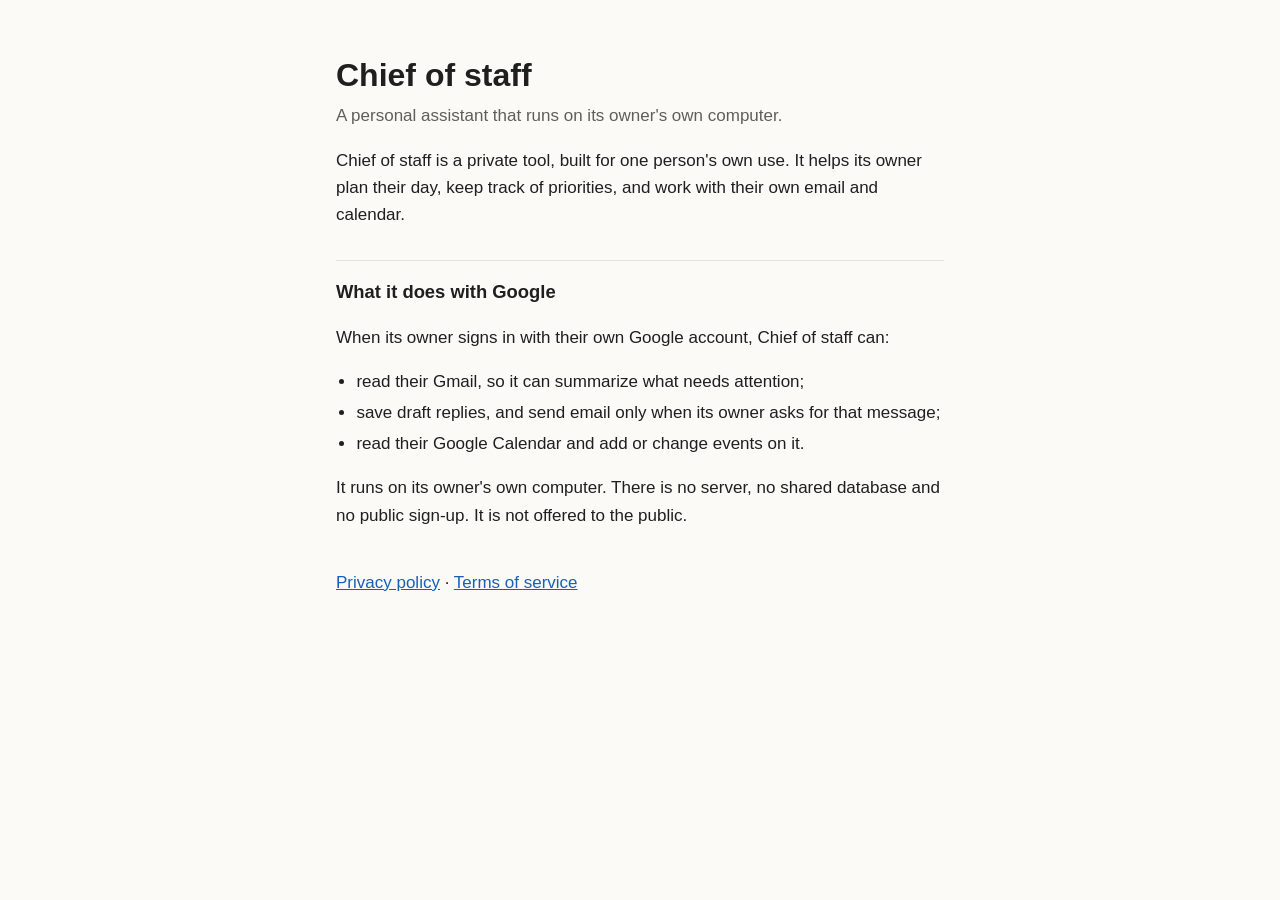
<file: index.html>
<!doctype html>
<html lang="en">
<head>
<meta charset="utf-8">
<meta name="viewport" content="width=device-width, initial-scale=1">
<title>Chief of staff</title>
<link rel="stylesheet" href="style.css">
</head>
<body>
<main>
  <h1>Chief of staff</h1>
  <p class="lede">A personal assistant that runs on its owner's own computer.</p>

  <p>Chief of staff is a private tool, built for one person's own use. It helps its owner plan their day, keep track of priorities, and work with their own email and calendar.</p>

  <h2>What it does with Google</h2>
  <p>When its owner signs in with their own Google account, Chief of staff can:</p>
  <ul>
    <li>read their Gmail, so it can summarize what needs attention;</li>
    <li>save draft replies, and send email only when its owner asks for that message;</li>
    <li>read their Google Calendar and add or change events on it.</li>
  </ul>
  <p>It runs on its owner's own computer. There is no server, no shared database and no public sign-up. It is not offered to the public.</p>

  <p class="links"><a href="privacy.html">Privacy policy</a> · <a href="terms.html">Terms of service</a></p>
</main>
</body>
</html>
</file>
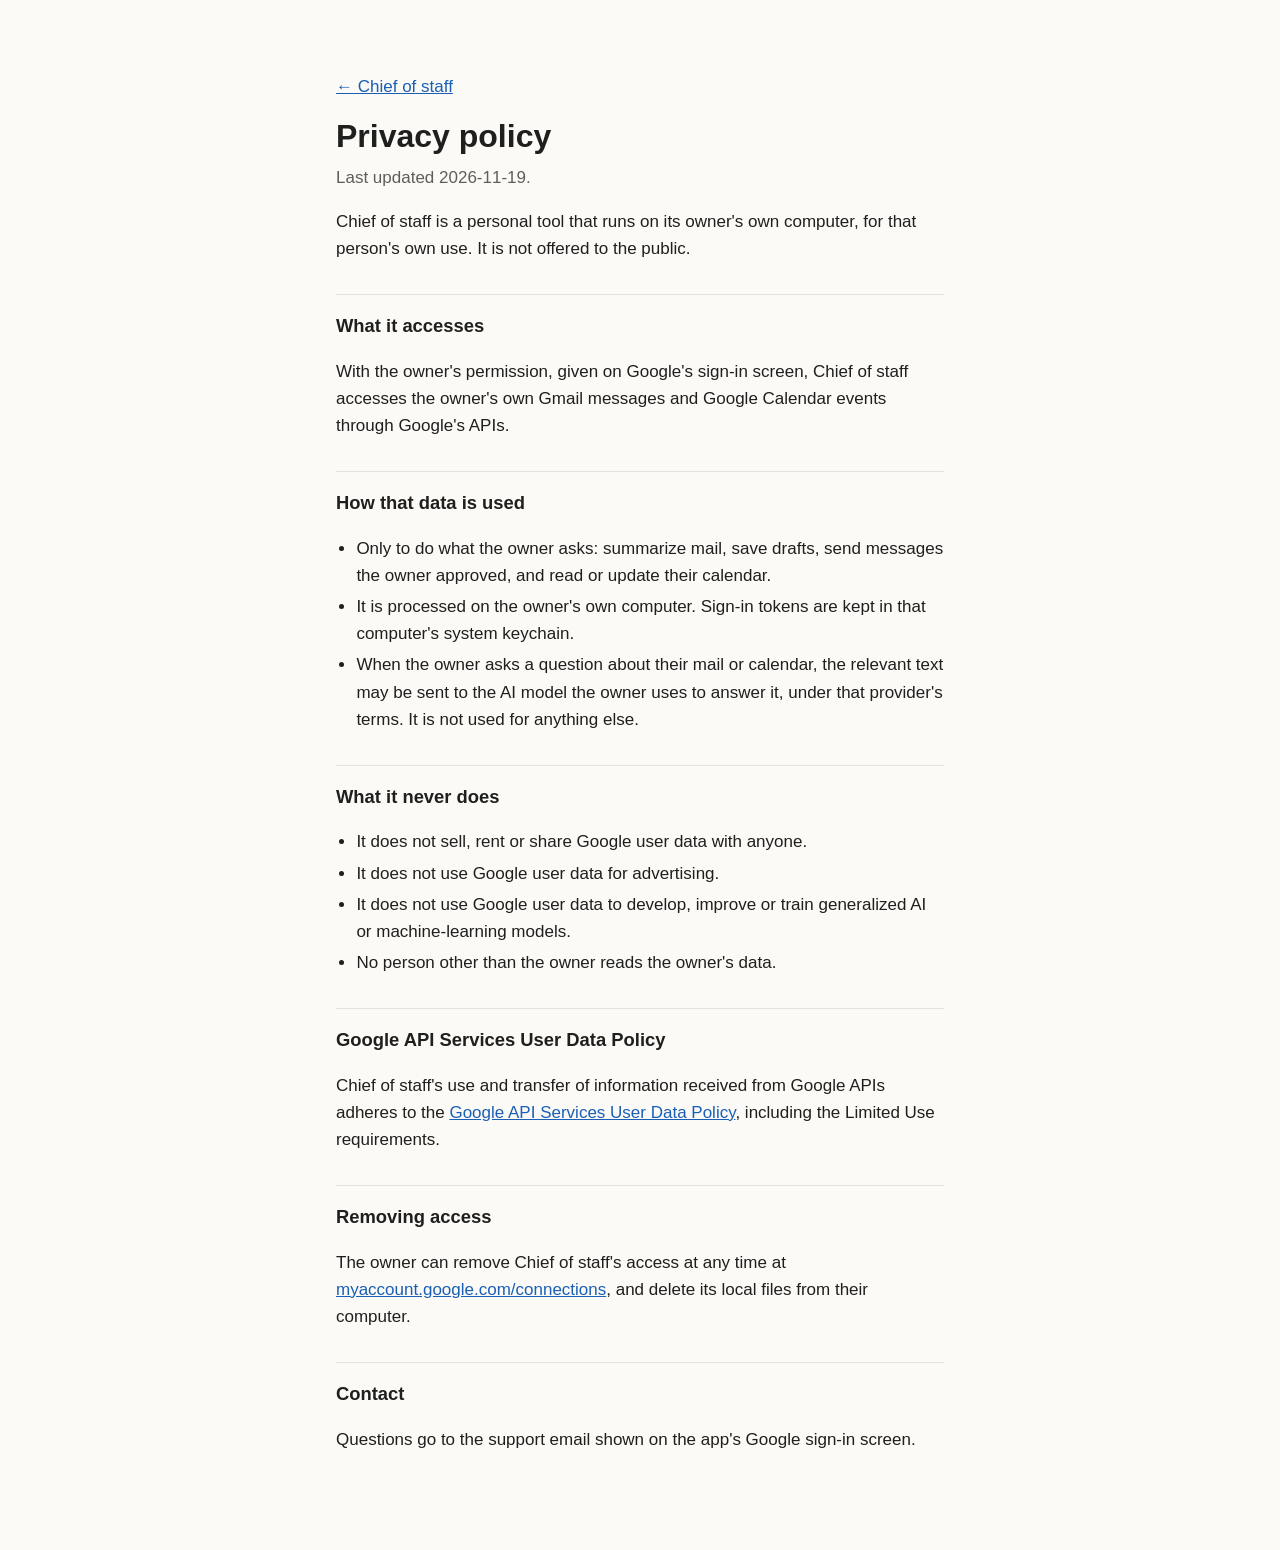
<file: privacy.html>
<!doctype html>
<html lang="en">
<head>
<meta charset="utf-8">
<meta name="viewport" content="width=device-width, initial-scale=1">
<title>Chief of staff: Privacy policy</title>
<link rel="stylesheet" href="style.css">
</head>
<body>
<main>
  <p><a href="index.html">← Chief of staff</a></p>
  <h1>Privacy policy</h1>
  <p class="lede">Last updated 2026-11-19.</p>

  <p>Chief of staff is a personal tool that runs on its owner's own computer, for that person's own use. It is not offered to the public.</p>

  <h2>What it accesses</h2>
  <p>With the owner's permission, given on Google's sign-in screen, Chief of staff accesses the owner's own Gmail messages and Google Calendar events through Google's APIs.</p>

  <h2>How that data is used</h2>
  <ul>
    <li>Only to do what the owner asks: summarize mail, save drafts, send messages the owner approved, and read or update their calendar.</li>
    <li>It is processed on the owner's own computer. Sign-in tokens are kept in that computer's system keychain.</li>
    <li>When the owner asks a question about their mail or calendar, the relevant text may be sent to the AI model the owner uses to answer it, under that provider's terms. It is not used for anything else.</li>
  </ul>

  <h2>What it never does</h2>
  <ul>
    <li>It does not sell, rent or share Google user data with anyone.</li>
    <li>It does not use Google user data for advertising.</li>
    <li>It does not use Google user data to develop, improve or train generalized AI or machine-learning models.</li>
    <li>No person other than the owner reads the owner's data.</li>
  </ul>

  <h2>Google API Services User Data Policy</h2>
  <p>Chief of staff's use and transfer of information received from Google APIs adheres to the <a href="https://developers.google.com/terms/api-services-user-data-policy">Google API Services User Data Policy</a>, including the Limited Use requirements.</p>

  <h2>Removing access</h2>
  <p>The owner can remove Chief of staff's access at any time at <a href="https://myaccount.google.com/connections">myaccount.google.com/connections</a>, and delete its local files from their computer.</p>

  <h2>Contact</h2>
  <p>Questions go to the support email shown on the app's Google sign-in screen.</p>
</main>
</body>
</html>
</file>
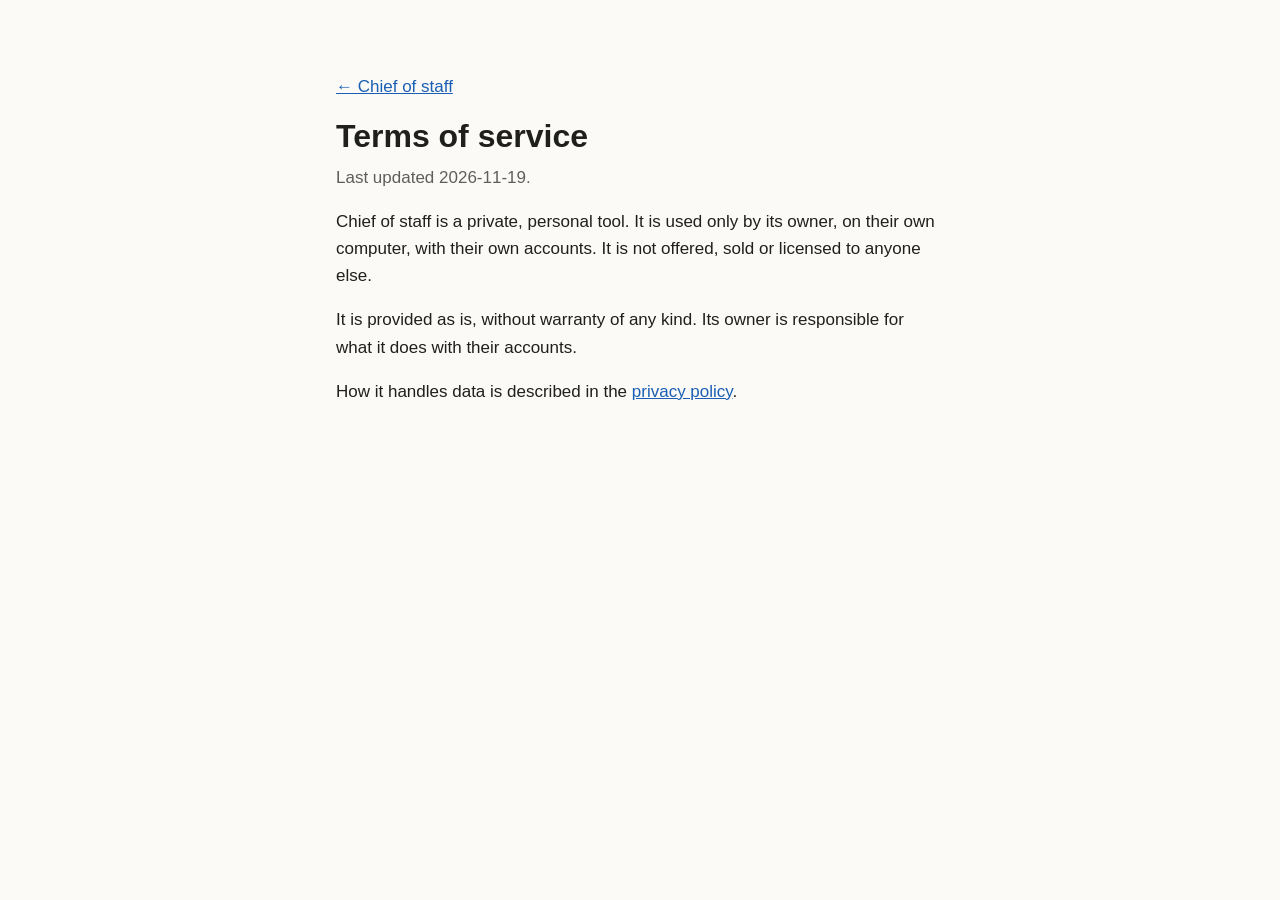
<file: terms.html>
<!doctype html>
<html lang="en">
<head>
<meta charset="utf-8">
<meta name="viewport" content="width=device-width, initial-scale=1">
<title>Chief of staff: Terms of service</title>
<link rel="stylesheet" href="style.css">
</head>
<body>
<main>
  <p><a href="index.html">← Chief of staff</a></p>
  <h1>Terms of service</h1>
  <p class="lede">Last updated 2026-11-19.</p>

  <p>Chief of staff is a private, personal tool. It is used only by its owner, on their own computer, with their own accounts. It is not offered, sold or licensed to anyone else.</p>

  <p>It is provided as is, without warranty of any kind. Its owner is responsible for what it does with their accounts.</p>

  <p>How it handles data is described in the <a href="privacy.html">privacy policy</a>.</p>
</main>
</body>
</html>
</file>
<file: style.css>
:root {
  --bg: #fbfaf7;
  --text: #1f1f1d;
  --muted: #5f5e5a;
  --link: #1a5fb4;
  --rule: #e4e2dc;
}
@media (prefers-color-scheme: dark) {
  :root {
    --bg: #161615;
    --text: #ecebe7;
    --muted: #a8a7a2;
    --link: #8ab4f8;
    --rule: #2e2e2c;
  }
}
* { box-sizing: border-box; }
body {
  margin: 0;
  background: var(--bg);
  color: var(--text);
  font: 17px/1.6 -apple-system, BlinkMacSystemFont, "Segoe UI", Roboto, Helvetica, Arial, sans-serif;
}
main { max-width: 640px; margin: 0 auto; padding: 56px 16px 80px; }
h1 { font-size: 2rem; line-height: 1.2; margin: 0 0 8px; }
h2 { font-size: 1.15rem; margin: 32px 0 8px; padding-top: 16px; border-top: 1px solid var(--rule); }
.lede { color: var(--muted); margin-top: 0; }
a { color: var(--link); }
ul { padding-left: 1.2em; }
li { margin: 4px 0; }
.links { margin-top: 40px; }
</file>
